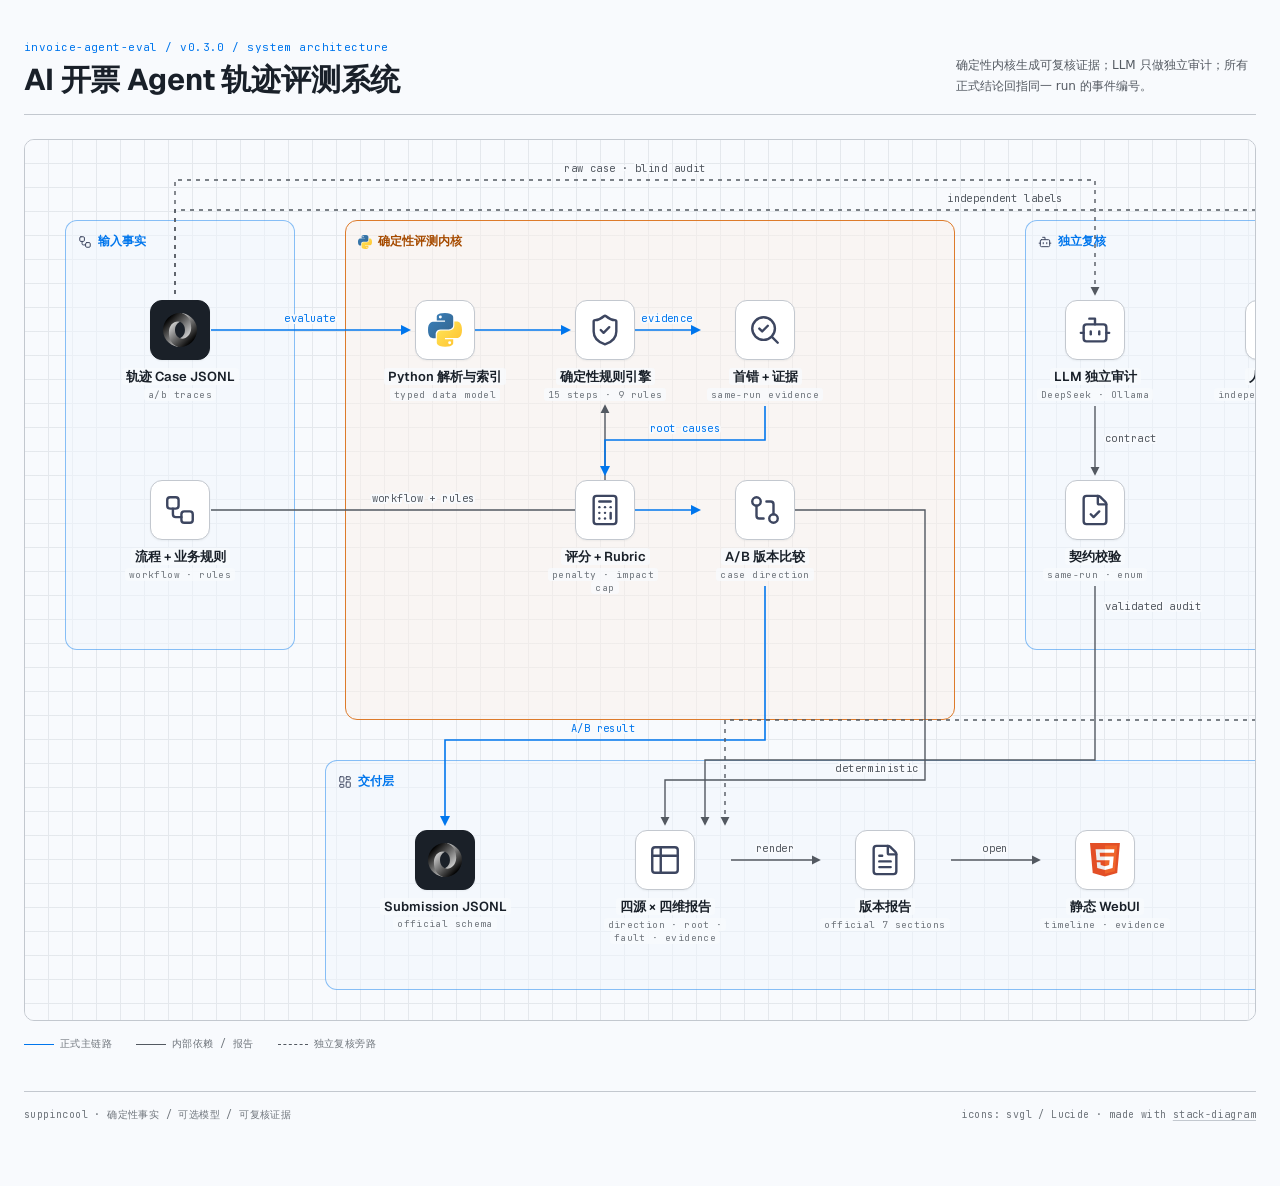
<file: docs/assets/architecture/invoice-agent-eval-architecture.html>
<!DOCTYPE html>
<html lang="zh-CN">
<head>
<meta charset="UTF-8">
<meta name="viewport" content="width=device-width, initial-scale=1.0">
<title>AI 开票 Agent 轨迹评测系统架构</title>
<style>
/* engineered-paper theme (cool near-white, one accent, mono labels)
 * All colors/fonts flow through the :root tokens — tweak tokens, not scattered values. */
:root {
  color-scheme: light;
  --color-paper:   oklch(98.5% 0.004 250);
  --color-paper-2: oklch(96.5% 0.005 252);
  --color-rule:    oklch(93% 0.007 255);    /* graph-paper grid */
  --color-rule-2:  oklch(83% 0.011 255);    /* hairline borders */
  --color-muted:   oklch(56% 0.013 255);
  --color-neutral: oklch(46% 0.015 255);    /* neutral edges */
  --color-ink-2:   oklch(34% 0.018 257);
  --color-ink:     oklch(24% 0.020 258);
  --color-accent:  oklch(58% 0.20 256);     /* primary-flow edges, one signal color */
  --color-graphite:oklch(24% 0.018 260);    /* dark tile for white/light logos */
  /* group palette A — warm vendor (e.g. Cloudflare/AWS orange). Retune hue per vendor. */
  --color-g1:      oklch(68% 0.15 55);
  --color-g1-soft: oklch(78% 0.12 55);
  --color-g1-ink:  oklch(52% 0.14 50);
  --color-g1-tint: oklch(96.5% 0.015 60 / .5);
  /* group palette B — accent-family (repo/tooling groups) */
  --color-accent-soft: oklch(58% 0.20 256 / .45);
  --color-accent-tint: oklch(97% 0.012 256 / .5);
  /* JP glyphs: name JP faces explicitly — bare sans-serif fallback on Linux picks Chinese-variant CJK */
  --font-display: "Geist", "Hiragino Sans", "Yu Gothic UI", "Noto Sans CJK JP", "Noto Sans JP", ui-sans-serif, system-ui, sans-serif;
  --font-body: "Hiragino Sans", "Yu Gothic UI", "Noto Sans CJK JP", "Noto Sans JP", ui-sans-serif, system-ui, sans-serif;
  --font-mono: "JetBrains Mono", ui-monospace, "SF Mono", Menlo, monospace;
  --space-xs: 4px; --space-sm: 8px; --space-md: 16px; --space-lg: 24px; --space-xl: 40px; --space-2xl: 64px;
  --radius-card: 10px; --radius-tile: 12px;
  /* translucent veil behind node label text: matches paper on plain canvas, blends into
     group tints instead of punching an off-color rectangle through them */
  --color-veil: oklch(98.5% 0.004 250 / .78);
}
/* Dark variant: set data-theme="dark" on <html>. Tiles stay white — brand logos are drawn
   for light grounds. Everything (arrowheads via context-stroke, legend via border-color)
   follows the tokens, so toggling the attribute is all it takes. */
[data-theme="dark"] {
  color-scheme: dark;
  --color-paper:   oklch(18% 0.012 255);
  --color-paper-2: oklch(22% 0.014 255);
  --color-rule:    oklch(24% 0.013 255);
  --color-rule-2:  oklch(38% 0.018 255);
  --color-muted:   oklch(65% 0.014 255);
  --color-neutral: oklch(72% 0.012 255);
  --color-ink-2:   oklch(85% 0.010 255);
  --color-ink:     oklch(94% 0.008 255);
  --color-accent:  oklch(70% 0.16 256);
  --color-graphite:oklch(31% 0.020 260);
  --color-g1:      oklch(70% 0.14 55);
  --color-g1-soft: oklch(58% 0.11 55);
  --color-g1-ink:  oklch(78% 0.12 55);
  --color-g1-tint: oklch(26% 0.030 60 / .40);
  --color-accent-soft: oklch(70% 0.16 256 / .5);
  --color-accent-tint: oklch(28% 0.045 256 / .35);
  --color-veil: oklch(18% 0.012 255 / .78);
}
@font-face { font-family:"Geist"; font-style:normal; font-weight:100 900; font-display:swap;
  src:url([data-uri]) format("woff2"); }
@font-face { font-family:"JetBrains Mono"; font-style:normal; font-weight:100 800; font-display:swap;
  src:url([data-uri]) format("woff2"); }
/* JetBrains Mono reads cramped at 9.5–11px; open every mono label slightly */
.kicker, .node .role, .el, .legend, .foot { letter-spacing: 0.04em; }
* { margin:0; padding:0; box-sizing:border-box; }
html, body { overflow-x: clip; }
body { background: var(--color-paper); color: var(--color-ink); font-family: var(--font-body); padding: var(--space-xl) var(--space-lg) var(--space-2xl); }
.page { width: fit-content; max-width: 100%; margin: 0 auto; }

.head { display:grid; grid-template-columns: 1fr auto; gap: var(--space-lg); align-items:end;
  padding-bottom: var(--space-md); border-bottom: 1px solid var(--color-rule-2); margin-bottom: var(--space-lg); }
.kicker { font-family: var(--font-mono); font-size: 11px;
  color: var(--color-accent); margin-bottom: var(--space-sm); }
h1 { font-family: var(--font-display); font-weight: 700; font-size: clamp(22px, 4vw, 30px);
  letter-spacing: -0.005em; line-height: 1.2; }
.lede { max-width: 300px; font-size: 12px; line-height: 1.7; color: var(--color-neutral); padding-bottom: 2px; }
@media (max-width: 680px) { .head { grid-template-columns: 1fr; align-items:start; } .lede { max-width:none; } }

.scroller { overflow-x: auto; border: 1px solid var(--color-rule-2); border-radius: var(--radius-card); }
/* CANVAS SIZE: set width/height here AND on svg.edges AND its viewBox — keep the three in sync */
.canvas { position: relative; width: 1400px; height: 880px; background: var(--color-paper);
  background-image:
    linear-gradient(var(--color-rule) 1px, transparent 1px),
    linear-gradient(90deg, var(--color-rule) 1px, transparent 1px);
  background-size: 24px 24px; background-position: -1px -1px; }

.group { position:absolute; border-radius: var(--radius-tile); }
/* group labels are names like node names (display font), written in the brand's own case.
   They sit inside the top-left corner, so the border stays unbroken and needs no mask */
.g-label { position:absolute; top:12px; left:12px; display:flex; align-items:center; gap:6px;
  font-family: var(--font-display); font-size: 12px; font-weight: 600;
  color: var(--color-neutral); white-space: nowrap; }
.g-label img { width: 14px; height: 14px; }
/* group labels sit on the group's tint, not on a white tile: in the dark theme swap in the brand's own
   dark-theme logo (lt/dk pair), or give a mark with black parts a white plate */
.g-label img.dk, .tile img.dk { display:none; }
[data-theme="dark"] .g-label img.lt, [data-theme="dark"] .tile img.lt { display:none; }
[data-theme="dark"] .g-label img.dk, [data-theme="dark"] .tile img.dk { display:block; }
[data-theme="dark"] .g-label img.plate { background:#fff; border-radius:3px; padding:2px; width:18px; height:18px; }
.group.ga { border:1.5px solid var(--color-g1); background: var(--color-g1-tint); }
.group.ga-nested { border:1.5px dashed var(--color-g1-soft); }
.group.gb { border:1.5px solid var(--color-accent-soft); background: var(--color-accent-tint); }
.group.ga > .g-label, .group.ga-nested > .g-label { color: var(--color-g1-ink); }
.group.gb > .g-label { color: var(--color-accent); }
.group.aws { border:1.5px solid var(--color-ink); border-radius:0; }
.group.aws > .g-label { top:-1.5px; left:-1.5px; gap:8px; color: var(--color-ink); }
.group.aws > .g-label img { width:30px; height:30px; }
.group.aws.az > .g-label { top:8px; left:12px; }
.group.aws.region, .group.aws.az { border-color:#00A4A6; border-style:dashed; }
.group.aws.vpc { border-color:#8C4FFF; }
.group.aws.private { border-color:#00A4A6; }
.group.aws.public { border-color:#7AA116; }
.group.gcp { border:1.5px solid #4285F4; border-radius:6px; }
.group.azure { border:1.5px solid #0078D4; border-radius:6px; }
.group.gcp > .g-label, .group.azure > .g-label { gap:8px; color: var(--color-ink); }
.group.gcp > .g-label img, .group.azure > .g-label img { width:20px; height:20px; }
.group.gcp.region, .group.azure.region { border-color: var(--color-rule-2); background: var(--color-paper-2); }
.group.gcp.vpc { border:1.5px dashed var(--color-ink-2); }
.group.gcp.subnet { border:1px dashed var(--color-neutral); }
.group.gcp.zone { border-color:#34A853; }
.group.azure.rg { border:1.5px dashed #0096D7; }
.group.azure.vnet { border:1.5px solid #A4CBFB; }
.group.azure.subnet { border:1px solid #A4CBFB; }
.group.azure.zone { border-color:#FFD965; }

.node { position:absolute; width:132px; text-align:center; }
.tile { width:60px; height:60px; margin:0 auto; border-radius: var(--radius-tile);
  background:#fff; border:1px solid var(--color-rule-2); display:grid; place-items:center;
  box-shadow: 0 1px 2px oklch(24% 0.02 258 / 0.05); transition: border-color .15s cubic-bezier(0.16,1,0.3,1); }
.node:hover .tile { border-color: var(--color-accent); }
.tile img { width:34px; height:34px; object-fit:contain; }
.tile.wide img { width:44px; }                       /* wide-aspect logos */
.tile.dark { background: var(--color-graphite); border-color: var(--color-graphite); }  /* white/light logos */
.tile.bare { background:none; border:none; box-shadow:none; }
.tile.bare img { width:60px; height:60px; }
.tile.bare.res img { width:44px; height:44px; }
.node .name { font-family: var(--font-display); font-weight:600; font-size:13px; margin-top: var(--space-sm); letter-spacing:0; }
.node .role { font-family: var(--font-mono); font-size:9.5px; color: var(--color-muted); margin-top:2px; }
/* veil behind label spans: crossing edges/grid fade behind text; translucent so it
   blends into group tints (a solid paper rectangle looks pasted-on inside tinted groups) */
.node .name span, .node .role span { background: var(--color-veil); backdrop-filter: blur(1.5px);
  padding: 0 var(--space-xs); border-radius: 3px; -webkit-box-decoration-break: clone; box-decoration-break: clone; }

svg.edges { position:absolute; inset:0; width:1400px; height:880px; pointer-events:none; }
.e  { stroke: var(--color-accent); stroke-width:1.6; fill:none; }   /* primary flow */
.n  { stroke: var(--color-neutral); stroke-width:1.4; fill:none; }  /* internal */
path.aws { stroke: var(--color-ink); stroke-width:1.6; fill:none; }
.dash { stroke-dasharray:4 5; }                                     /* dev / deploy */
.el { font-family: var(--font-mono); font-size:10.5px; fill: var(--color-neutral);
  paint-order: stroke; stroke: var(--color-paper); stroke-width:4px; stroke-linejoin:round; }  /* halo */
.el.a { fill: var(--color-accent); }

.legend { display:flex; gap: var(--space-lg); align-items:center; margin-top: var(--space-md);
  font-family: var(--font-mono); font-size:10px; color: var(--color-muted); flex-wrap:wrap; }
.legend .sw { display:inline-block; width:30px; vertical-align:middle; margin-right:6px;
  border-top:1.6px solid var(--color-accent); }
.legend .sw.n { border-color: var(--color-neutral); border-top-width:1.4px; }
.legend .sw.dash { border-top-style: dashed; }

.foot { margin-top: var(--space-xl); padding-top: var(--space-md); border-top: 1px solid var(--color-rule-2);
  display:flex; justify-content:space-between; gap: var(--space-md); flex-wrap:wrap;
  font-family: var(--font-mono); font-size:10px; color: var(--color-muted); }
.foot a { color: inherit; text-decoration-color: var(--color-rule-2); text-underline-offset: 2px; }
.foot a:hover { color: var(--color-accent); }
</style>
</head>
<body>
<div class="page">

  <header class="head">
    <div>
      <div class="kicker">invoice-agent-eval / v0.3.0 / system architecture</div>
      <h1>AI 开票 Agent 轨迹评测系统</h1>
    </div>
    <p class="lede">确定性内核生成可复核证据；LLM 只做独立审计；所有正式结论回指同一 run 的事件编号。</p>
  </header>

  <div class="scroller">
  <div class="canvas">

    <!-- GROUPS ============================================================ -->
    <!-- sample: a warm vendor group and a tooling group (for a nested group use class "ga-nested").
         group-label icon with a dark variant (fetch_icons saved <name>_dark):
           <img class="lt" src="%%ICON_<name>%%" alt=""><img class="dk" src="%%ICON_<name>_dark%%" alt="">
         no dark variant but the mark has black parts: <img class="plate" ...>
         AWS groups: "group aws" (AWS Cloud), or add region | az | vpc | private | public
         Google Cloud groups: "group gcp", or add region | vpc | subnet | zone
         Azure groups: "group azure", or add rg | region | vnet | subnet | zone
         geometry rules: references/geometry.md -->
    <div class="group gb" style="left:40px; top:80px; width:230px; height:430px;">
      <div class="g-label"><img class="plate" src="[data-uri]" alt="">输入事实</div>
    </div>
    <div class="group ga" style="left:320px; top:80px; width:610px; height:500px;">
      <div class="g-label"><img src="[data-uri]" alt="">确定性评测内核</div>
    </div>
    <div class="group gb" style="left:1000px; top:80px; width:340px; height:430px;">
      <div class="g-label"><img class="plate" src="[data-uri]" alt="">独立复核</div>
    </div>
    <div class="group gb" style="left:300px; top:620px; width:980px; height:230px;">
      <div class="g-label"><img class="plate" src="[data-uri]" alt="">交付层</div>
    </div>

    <!-- EDGES ============================================================= -->
    <svg class="edges" viewBox="0 0 1400 880" aria-hidden="true">
      <defs>
        <!-- context-stroke inherits the line's color, so theme switches (incl. dark)
             recolor arrowheads automatically. #open is for AWS diagrams -->
        <marker id="ar" viewBox="0 0 10 10" refX="8" refY="5" markerWidth="6.5" markerHeight="6.5" orient="auto-start-reverse">
          <path d="M0 0 L10 5 L0 10 z" fill="context-stroke"/>
        </marker>
        <marker id="open" viewBox="0 0 10 10" refX="9" refY="5" markerWidth="6.5" markerHeight="6.5" orient="auto-start-reverse">
          <path d="M1 1 L9 5 L1 9" fill="none" stroke="context-stroke" stroke-width="1.5"/>
        </marker>
      </defs>
      <!-- Primary deterministic path -->
      <path class="e" d="M186 190 H384" marker-end="url(#ar)"/>
      <text class="el a" x="285" y="182" text-anchor="middle">evaluate</text>
      <path class="e" d="M450 190 H544" marker-end="url(#ar)"/>
      <path class="e" d="M610 190 H674" marker-end="url(#ar)"/>
      <text class="el a" x="642" y="182" text-anchor="middle">evidence</text>
      <path class="n" d="M186 370 H580 V266" marker-end="url(#ar)"/>
      <text class="el" x="398" y="362" text-anchor="middle">workflow + rules</text>
      <path class="e" d="M740 266 V300 H580 V334" marker-end="url(#ar)"/>
      <text class="el a" x="660" y="292" text-anchor="middle">root causes</text>
      <path class="e" d="M610 370 H674" marker-end="url(#ar)"/>

      <!-- Independent review reads raw facts, never deterministic answers -->
      <path class="n dash" d="M150 154 V40 H1070 V154" marker-end="url(#ar)"/>
      <text class="el" x="610" y="32" text-anchor="middle">raw case · blind audit</text>
      <path class="n dash" d="M150 154 V70 H1250 V154" marker-end="url(#ar)"/>
      <text class="el" x="980" y="62" text-anchor="middle">independent labels</text>
      <path class="n" d="M1070 266 V334" marker-end="url(#ar)"/>
      <text class="el" x="1080" y="302">contract</text>

      <!-- Deterministic facts and review signals converge in reports -->
      <path class="e" d="M740 446 V600 H420 V684" marker-end="url(#ar)"/>
      <text class="el a" x="578" y="592" text-anchor="middle">A/B result</text>
      <path class="n" d="M770 370 H900 V640 H640 V684" marker-end="url(#ar)"/>
      <text class="el" x="852" y="632" text-anchor="middle">deterministic</text>
      <path class="n" d="M1070 446 V620 H680 V684" marker-end="url(#ar)"/>
      <text class="el" x="1080" y="470">validated audit</text>
      <path class="n dash" d="M1250 266 V580 H700 V684" marker-end="url(#ar)"/>
      <text class="el" x="1260" y="286">human</text>
      <path class="n" d="M706 720 H794" marker-end="url(#ar)"/>
      <text class="el" x="750" y="712" text-anchor="middle">render</text>
      <path class="n" d="M926 720 H1014" marker-end="url(#ar)"/>
      <text class="el" x="970" y="712" text-anchor="middle">open</text>
    </svg>

    <!-- NODES ============================================================= -->
    <!-- node: left = centerX-66; tile classes: (default) | wide | dark | bare | bare res -->
    <!-- Inputs -->
    <div class="node" style="left:89px;top:160px">
      <div class="tile dark"><img src="[data-uri]" alt=""></div>
      <div class="name"><span>轨迹 Case JSONL</span></div><div class="role"><span>a/b traces</span></div>
    </div>
    <div class="node" style="left:89px;top:340px">
      <div class="tile"><img class="wide" src="[data-uri]" alt=""></div>
      <div class="name"><span>流程 + 业务规则</span></div><div class="role"><span>workflow · rules</span></div>
    </div>

    <!-- Deterministic evaluator -->
    <div class="node" style="left:354px;top:160px">
      <div class="tile"><img src="[data-uri]" alt=""></div>
      <div class="name"><span>Python 解析与索引</span></div><div class="role"><span>typed data model</span></div>
    </div>
    <div class="node" style="left:514px;top:160px">
      <div class="tile"><img class="wide" src="[data-uri]" alt=""></div>
      <div class="name"><span>确定性规则引擎</span></div><div class="role"><span>15 steps · 9 rules</span></div>
    </div>
    <div class="node" style="left:674px;top:160px">
      <div class="tile"><img class="wide" src="[data-uri]" alt=""></div>
      <div class="name"><span>首错 + 证据</span></div><div class="role"><span>same-run evidence</span></div>
    </div>
    <div class="node" style="left:514px;top:340px">
      <div class="tile"><img class="wide" src="[data-uri]" alt=""></div>
      <div class="name"><span>评分 + Rubric</span></div><div class="role"><span>penalty · impact cap</span></div>
    </div>
    <div class="node" style="left:674px;top:340px">
      <div class="tile"><img class="wide" src="[data-uri]" alt=""></div>
      <div class="name"><span>A/B 版本比较</span></div><div class="role"><span>case direction</span></div>
    </div>

    <!-- Independent reviews -->
    <div class="node" style="left:1004px;top:160px">
      <div class="tile"><img class="wide" src="[data-uri]" alt=""></div>
      <div class="name"><span>LLM 独立审计</span></div><div class="role"><span>DeepSeek · Ollama</span></div>
    </div>
    <div class="node" style="left:1184px;top:160px">
      <div class="tile"><img class="wide" src="[data-uri]" alt=""></div>
      <div class="name"><span>人工复核</span></div><div class="role"><span>independent labels</span></div>
    </div>
    <div class="node" style="left:1004px;top:340px">
      <div class="tile"><img class="wide" src="[data-uri]" alt=""></div>
      <div class="name"><span>契约校验</span></div><div class="role"><span>same-run · enum</span></div>
    </div>

    <!-- Delivery -->
    <div class="node" style="left:354px;top:690px">
      <div class="tile dark"><img src="[data-uri]" alt=""></div>
      <div class="name"><span>Submission JSONL</span></div><div class="role"><span>official schema</span></div>
    </div>
    <div class="node" style="left:574px;top:690px">
      <div class="tile"><img class="wide" src="[data-uri]" alt=""></div>
      <div class="name"><span>四源 × 四维报告</span></div><div class="role"><span>direction · root · fault · evidence</span></div>
    </div>
    <div class="node" style="left:794px;top:690px">
      <div class="tile"><img class="wide" src="[data-uri]" alt=""></div>
      <div class="name"><span>版本报告</span></div><div class="role"><span>official 7 sections</span></div>
    </div>
    <div class="node" style="left:1014px;top:690px">
      <div class="tile"><img src="[data-uri]" alt=""></div>
      <div class="name"><span>静态 WebUI</span></div><div class="role"><span>timeline · evidence</span></div>
    </div>

  </div>
  </div>

  <div class="legend">
    <span><span class="sw"></span>正式主链路</span>
    <span><span class="sw n"></span>内部依赖 / 报告</span>
    <span><span class="sw n dash"></span>独立复核旁路</span>
  </div>

  <div class="foot">
    <span>suppincool · 确定性事实 / 可选模型 / 可复核证据</span>
    <span>icons: svgl / Lucide · made with <a href="https://github.com/caru-ini/stack-diagram" target="_blank" rel="noopener">stack-diagram</a></span>
  </div>

</div>
</body>
</html>
</file>
